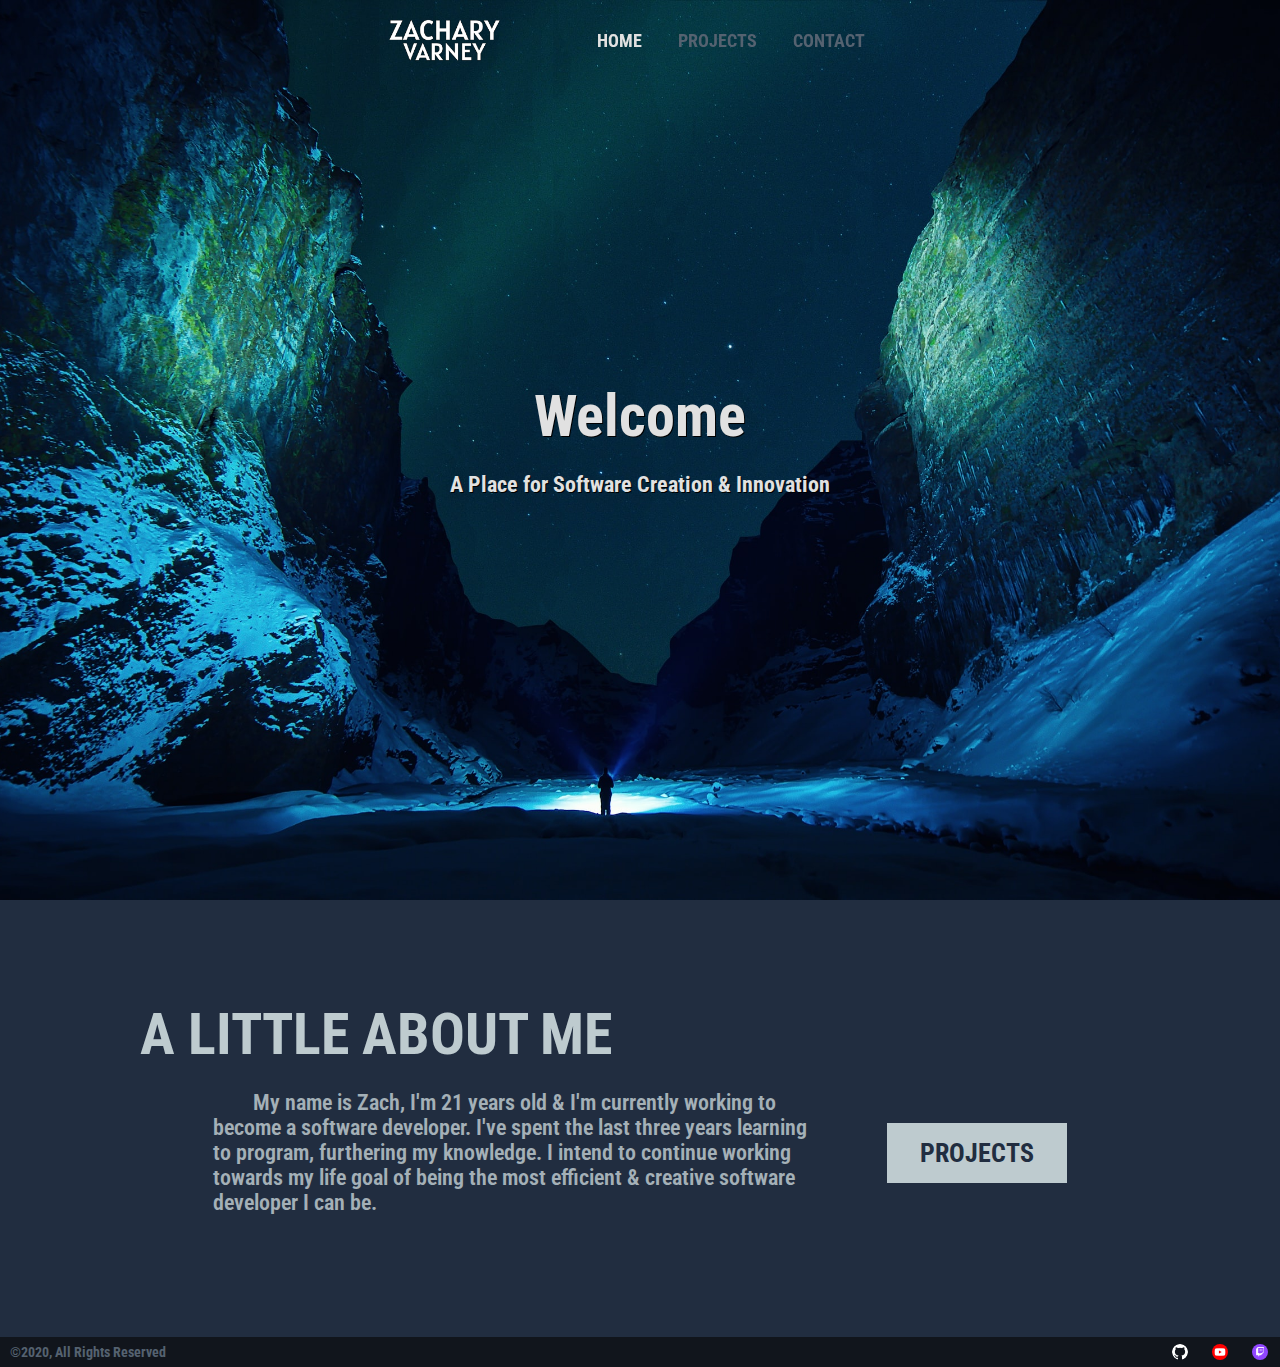
<file: index.html>
<!DOCTYPE html>
<html lang="en">
    <head>
        <meta charset="UTF-8">
        <meta name="viewport" content="width=device-width, initial-scale=1.0">
        <link href="CSS/main.css" type="text/css" rel="stylesheet">

        <title>Zachary Varney - Home</title>
    </head>
    <body>
        <div class="navbar">
            <div class="nav-content-container">
                <a href="https://www.zacharyvarney.com/" class="nav-logo"><img src="images/logo.png" class="nav-logo"></a>

                <div class="nav-button-container">
                    <a href="https://www.zacharyvarney.com/" class="nav-button" id="active">HOME</a>
                    <a href="https://www.zacharyvarney.com/projects" class="nav-button">PROJECTS</a>
                    <a href="https://www.zacharyvarney.com/contact" class="nav-button">CONTACT</a>
                </div>

                <div class="burger-button">
                    <div class="line1"></div>
                    <div class="line2"></div>
                    <div class="line3"></div>
                </div>
            </div>
        </div>

        <div class="content-container">
            <div class="content-wrap">
                <div class="spotlight-container">
                    <img src="images/placeholder.jpg" class="spotlight-image">

                    <div class="spotlight-content-container">
                        <h class="spotlight-header">Welcome</h>

                        <p class="spotlight-text">A Place for Software Creation & Innovation</p>
                    </div>
                </div>

                <div class="info-container">
                    <h class="info-header">A LITTLE ABOUT ME</h>

                    <div class="info-sub-container">
                        <div class="info-text-container">
                            <p class="info-text">
                                My name is Zach, I'm 21 years old & I'm currently working to become a 
                                software developer. I've spent the last three years learning to program, 
                                furthering my knowledge. I intend to continue working towards my life 
                                goal of being the most efficient & creative software developer I can be.
                            </p>
                        </div>
    
                        <a href="https://www.zacharyvarney.com/projects" class="projects-button">PROJECTS</a>
                    </div>
                </div>
            </div>

            <div class="footer">
                <div class="footer-content-container">
                    <p class="footer-text">©2020, All Rights Reserved</p>

                    <div class="social-links-container">
                        <a href="https://github.com/ZacharyVarney" class="social-link" target="_blank"><img src="images/GitHub-Mark-Light-64px.png" class="social-link"></a>
                        <a href="https://www.youtube.com/channel/UCfzdlLlxNF24_bbLh-VgIHA" class="social-link" target="_blank"><img src="images/youtube_social_square_red.png" class="social-link"></a>
                        <a href="https://www.twitch.tv/zacharyvarney" class="social-link" target="_blank"><img src="images/twitch_icon.png" class="social-link"></a>
                    </div>
                </div>
            </div>
        </div>

        <script src="JS/burger-button.js"></script>
        <script src="JS/navbar-scroll.js"></script>
    </body>
</html>
</file>
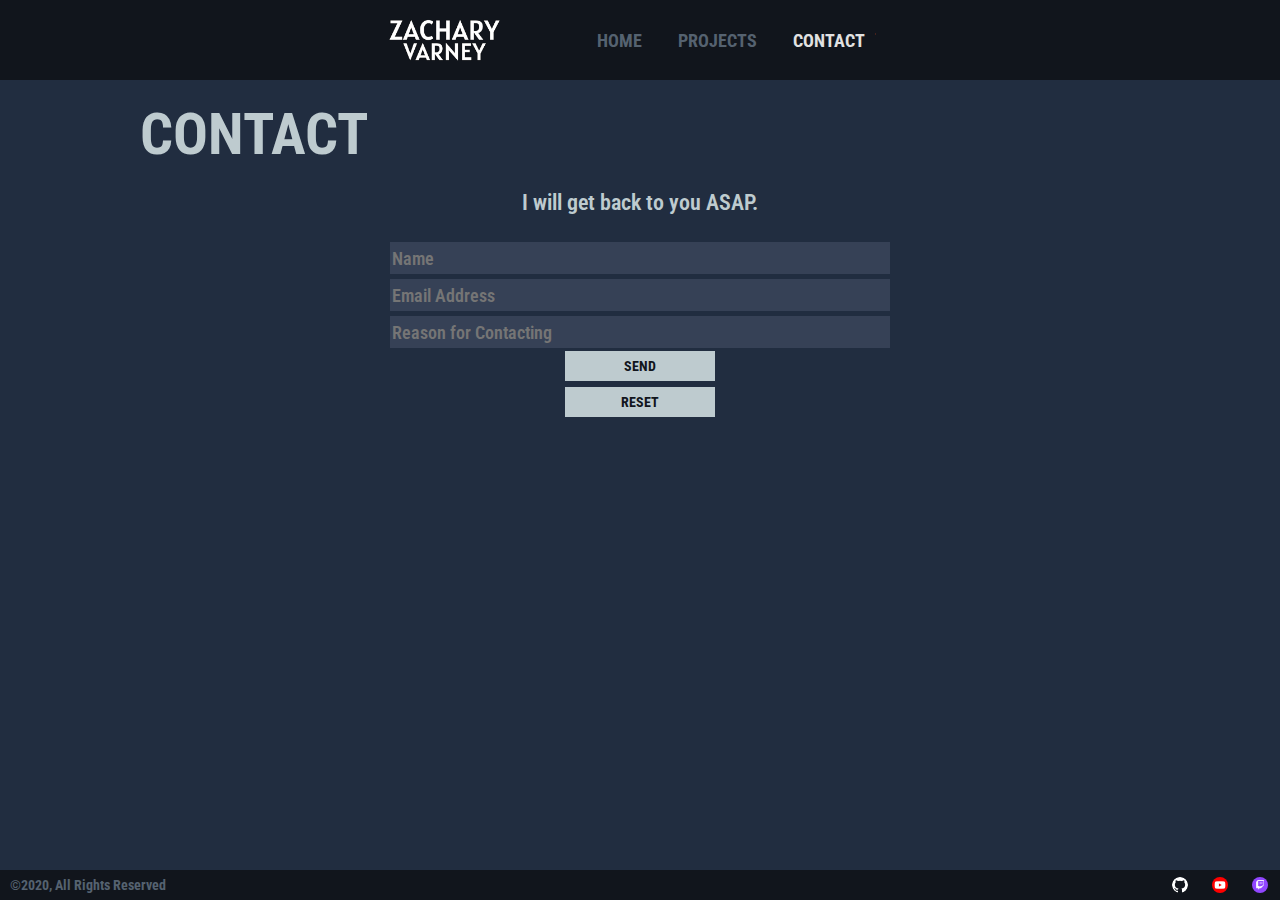
<file: contact.html>
<!DOCTYPE html>
<html lang="en">
    <head>
        <meta charset="UTF-8">
        <meta name="viewport" content="width=device-width, initial-scale=1.0">
        <link href="CSS/contact.css" type="text/css" rel="stylesheet">

        <title>Zachary Varney - Contact</title>
    </head>
    <body>
        <div class="navbar">
            <div class="nav-content-container">
                <a href="https://www.zacharyvarney.com/" class="nav-logo"><img src="images/logo.png" class="nav-logo"></a>

                <div class="nav-button-container">
                    <a href="https://www.zacharyvarney.com/" class="nav-button">HOME</a>
                    <a href="https://www.zacharyvarney.com/projects" class="nav-button">PROJECTS</a>
                    <a href="https://www.zacharyvarney.com/contact" class="nav-button" id="active">CONTACT</a>
                </div>

                <div class="burger-button">
                    <div class="line1"></div>
                    <div class="line2"></div>
                    <div class="line3"></div>
                </div>
            </div>
        </div>

        <div class="content-container">
            <div class="content-wrap">
                <div class="info-container">
                    <h class="info-header">CONTACT</h>

                    <p class="info-text">I will get back to you ASAP.</p>

                    <form class="contact-form" action="mailto:zachary.varney.dev@gmail.com" method="post" enctype="text/plain">
                        <input type="text" name="Name" placeholder="Name" class="contact-text-box">
                        <input type="email" name="Email" placeholder="Email Address" class="contact-text-box">
                        <input type="text" name="Reason" maxlength="75" placeholder="Reason for Contacting" class="contact-text-box">
                        <input type="submit" value="SEND" class="contact-button">
                        <input type="reset" value="RESET" class="contact-button">
                    </form>
                </div>
            </div>

            <div class="footer">
                <div class="footer-content-container">
                    <p class="footer-text">©2020, All Rights Reserved</p>

                    <div class="social-links-container">
                        <a href="https://github.com/ZacharyVarney" class="social-link" target="_blank"><img src="images/GitHub-Mark-Light-64px.png" class="social-link"></a>
                        <a href="https://www.youtube.com/channel/UCfzdlLlxNF24_bbLh-VgIHA" class="social-link" target="_blank"><img src="images/youtube_social_square_red.png" class="social-link"></a>
                        <a href="https://www.twitch.tv/zacharyvarney" class="social-link" target="_blank"><img src="images/twitch_icon.png" class="social-link"></a>
                    </div>
                </div>
            </div>
        </div>

        <script src="JS/burger-button.js"></script>
    </body>
</html>
</file>
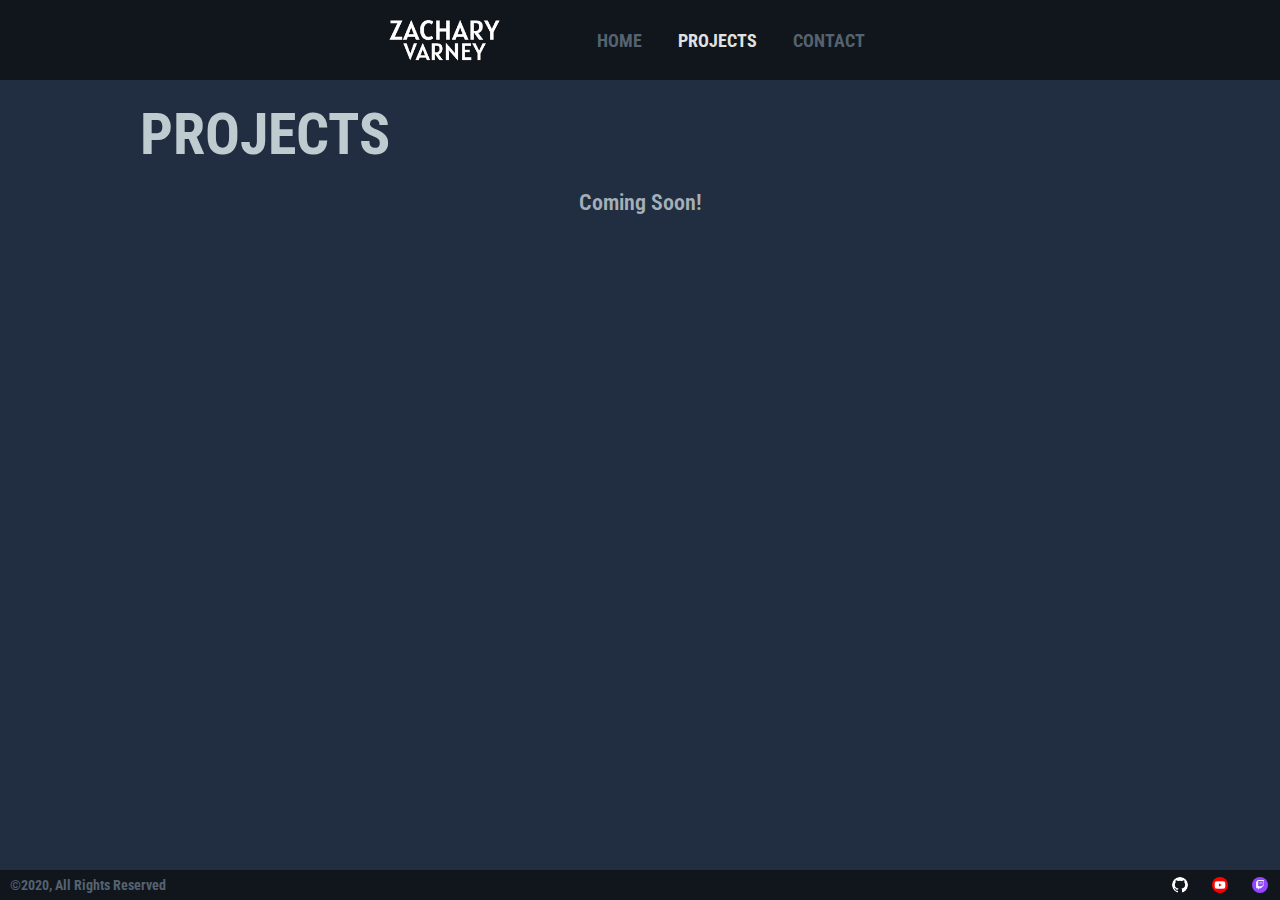
<file: projects.html>
<!DOCTYPE html>
<html lang="en">
    <head>
        <meta charset="UTF-8">
        <meta name="viewport" content="width=device-width, initial-scale=1.0">
        <link href="CSS/projects.css" type="text/css" rel="stylesheet">

        <title>Zachary Varney - Projects</title>
    </head>
    <body>
        <div class="navbar">
            <div class="nav-content-container">
                <a href="https://www.zacharyvarney.com/" class="nav-logo"><img src="images/logo.png" class="nav-logo"></a>

                <div class="nav-button-container">
                    <a href="https://www.zacharyvarney.com/" class="nav-button">HOME</a>
                    <a href="https://www.zacharyvarney.com/projects" class="nav-button" id="active">PROJECTS</a>
                    <a href="https://www.zacharyvarney.com/contact" class="nav-button">CONTACT</a>
                </div>

                <div class="burger-button">
                    <div class="line1"></div>
                    <div class="line2"></div>
                    <div class="line3"></div>
                </div>
            </div>
        </div>

        <div class="content-container">
            <div class="content-wrap">
                <div class="info-container">
                    <h class="info-header">PROJECTS</h>
                    
                    <p class="info-text">Coming Soon!</p>
                </div>
            </div>

            <div class="footer">
                <div class="footer-content-container">
                    <p class="footer-text">©2020, All Rights Reserved</p>

                    <div class="social-links-container">
                        <a href="https://github.com/ZacharyVarney" class="social-link" target="_blank"><img src="images/GitHub-Mark-Light-64px.png" class="social-link"></a>
                        <a href="https://www.youtube.com/channel/UCfzdlLlxNF24_bbLh-VgIHA" class="social-link" target="_blank"><img src="images/youtube_social_square_red.png" class="social-link"></a>
                        <a href="https://www.twitch.tv/zacharyvarney" class="social-link" target="_blank"><img src="images/twitch_icon.png" class="social-link"></a>
                    </div>
                </div>
            </div>
        </div>

        <script src="JS/burger-button.js"></script>
    </body>
</html>
</file>
<file: CSS/main.css>
@import url('https://fonts.googleapis.com/css2?family=Roboto+Condensed:wght@400;700&display=swap');

body {
    margin: 0;
    padding: 0;
    background-color: #212D40;
}

.navbar {
    width: 100%;
    height: 80px;
    top: 0;
    z-index: 1;
    position: fixed;
    transition: all 350ms ease-out;
}

.nav-content-container {
    display: flex;
    align-items: center;
    justify-content: space-around;
    height: 100%;
    width: 50%;
    margin: auto;
}

.nav-logo {
    display: flex;
    align-items: center;
    height: 73%;
}

.nav-button-container {
    display: flex;
    justify-content: space-around;
    align-items: center;
    width: 50%;
    height: 100%;
}

.nav-button {
    padding: 0px 10px;
    font-family: 'Roboto Condensed', sans-serif;
    font-weight: 700;
    font-size: 18px;
    text-decoration: none;
    color: #556270;
}

.nav-button:hover {
    color: #8A96A0;
}

.nav-button#active {
    color: #e1e1e1;
}

.burger-button {
    display: none;
    cursor: pointer;
}

.burger-button div {
    width: 25px;
    height: 3px;
    margin: 5px;
    transition: all 0.3s ease;
    background-color: #e1e1e1;
}

.content-container {
    width: 100%;
    min-height: 100vh;
    position: relative;
}

.content-wrap {
    width: 100%;
    padding-bottom: 30px;
} 

.spotlight-container {
    width: 100%;
    height: 100vh;
    position: relative;
}

.spotlight-image {
    width: 100%;
    height: 100%;
    object-fit: cover;
    pointer-events: none;
    user-select: none;
}

.spotlight-content-container {
    width: 60%;
    text-shadow: 1px 1px black;
    position: absolute;
    top: 50%;
    left: 50%;
    transform: translate(-50%, -50%);
    animation: spotlight-anim 1s ease-in-out;
}

.spotlight-header {
    display: block;
    text-align: center;
    font-size: 58px;
    font-family: 'Roboto Condensed', sans-serif;
    font-weight: 700;
    color: #e1e1e1;
}

.spotlight-text {
    text-align: center;
    padding: 0px 20px;
    font-size: 22px;
    font-family: 'Roboto Condensed', sans-serif;
    font-weight: 700;
    color: #e1e1e1;
}

.info-container {
    width: 1000px;
    margin: 100px auto;
    animation: info-anim 1s ease-in-out;
}

.info-header {
    display: block;
    font-size: 58px;
    font-family: 'Roboto Condensed', sans-serif;
    font-weight: 700;
    color: #BECBCF;
}

.info-sub-container {
    display: flex;
    justify-content: space-around;
    align-items: center;
    flex-wrap: wrap;
}

.info-text-container {
    display: inline-flex;
    width: 60%;
}

.info-text {
    text-indent: 40px;
    font-size: 22px;
    font-family: 'Roboto Condensed', sans-serif;
    font-weight: 600;
    color: #A4B0B7;
}

.projects-button {
    display: inline-flex;
    align-items: center;
    justify-content: center;
    text-decoration: none;
    font-size: 26px;
    font-family: 'Roboto Condensed', sans-serif;
    font-weight: 700;
    width: 180px;
    height: 60px;
    color: #212D40;
    background-color: #BECBCF;
}

.projects-button:hover {
    background-color: #F2FFFF;
}

.footer {
    width: 100%;
    height: 30px;
    bottom: 0;
    position: absolute;
    background-color: #11151C;
}

.footer-content-container {
    display: flex;
    align-items: center;
    width: 100%;
    height: 100%;
}

.footer-text {
    font-family: 'Roboto Condensed', sans-serif;
    font-weight: 700;
    font-size: 14px;
    color: #556270;
    padding: 0px 10px;
}

.social-links-container {
    display: flex;
    right: 0;
    position: absolute;
}

.social-link {
    border-radius: 50%;
    height: 16px;
    padding: 0px 6px;
}

@media only screen and (max-width: 1024px) {
    html, body {
        overflow-x: hidden;
    }

    .navbar {
        height: 125px;
    }

    .nav-content-container {
        display: flex;
        align-items: center;
        justify-content: space-around;
        width: 95%;
    }

    .nav-button-container {
        position: fixed;
        right: 0;
        height: 40vh;
        top: 127px;
        width: 35%;
        flex-direction: column;
        transform: translateX(100%);
        z-index: 1;
        background-color: #11151C;
    }

    .nav-button {
        font-size: 28px;
        opacity: 0.0;
    }

    .burger-button {
        display: block;
    }

    .content-wrap {
        padding-bottom: 80px;
    }

    .spotlight-content-container {
        width: 80%;
    }

    .spotlight-header {
        font-size: 84px;
    }

    .spotlight-text {
        font-size: 32px;
    }

    .info-container {
        width: 80%;
    }

    .info-header {
        font-size: 84px;
        text-align: center;
    }

    .info-sub-container {
        flex-direction: column;
    }

    .info-text-container {
        width: 90%;
    }

    .info-text {
        font-size: 32px;
        text-align: center;
        text-indent: 0px;
    }

    .projects-button {
        font-size: 35px;
        width: 220px;
        height: 80px;
    }

    .footer {
        height: 80px;
    }

    .footer-content-container {
        justify-content: center;
    }

    .footer-text {
        display: none;
    }

    .social-links-container {
        position: static;
    }

    .social-link {
        height: 45px;
        padding: 0px 20px;
    }
}

@media only screen and (max-width: 768px) {
    html, body {
        overflow-x: hidden;
    }

    .navbar {
        height: 70px;
    }

    .nav-content-container {
        display: flex;
        align-items: center;
        justify-content: space-around;
        width: 95%;
    }

    .nav-button-container {
        position: fixed;
        right: 0;
        height: 40vh;
        top: 72px;
        width: 45%;
        flex-direction: column;
        transform: translateX(100%);
        z-index: 1;
        background-color: #11151C;
    }

    .nav-button {
        font-size: 16px;
        opacity: 0.0;
    }

    .burger-button {
        display: block;
    }

    .content-wrap {
        padding-bottom: 45px;
    }

    .spotlight-content-container {
        width: 90%;
    }

    .spotlight-header {
        font-size: 42px;
    }

    .spotlight-text {
        font-size: 20px;
    }

    .info-container {
        width: 90%;
    }

    .info-header {
        font-size: 42px;
        text-align: center;
    }

    .info-sub-container {
        flex-direction: column;
    }

    .info-text-container {
        width: 90%;
    }

    .info-text {
        font-size: 18px;
    }

    .projects-button {
        font-size: 22px;
        width: 150px;
        height: 50px;
    }

    .footer {
        height: 45px;
    }

    .footer-content-container {
        justify-content: center;
    }

    .footer-text {
        display: none;
    }

    .social-links-container {
        position: static;
    }

    .social-link {
        height: 25px;
        padding: 0px 20px;
    }
}

.nav-active {
    transform: translateX(0%) !important;
    transition: transform 0.5s ease-in;
}

.toggle .line1 {
    transform: rotate(-45deg) translate(-5px, 6px);
}

.toggle .line2 {
    opacity: 0.0;
}

.toggle .line3 {
    transform: rotate(45deg) translate(-5px, -6px);
}

@keyframes nav-link-fade {
    from {
        opacity: 0.0;
        transform: translateX(50px);
    }

    to {
        opacity: 1.0;
        transform: translateX(0px);
    }
}

@keyframes spotlight-anim {
    from {
        top: 30%;
        opacity: 0.0;
    }

    to {
        top: 50%;
        opacity: 1.0;
    }
}

@keyframes info-anim {
    from {
        opacity: 0.0;
    }

    to {
        opacity: 1.0;
    }
}

@supports not (-ms-ime-align: auto) {
    .nav-content-container {
        justify-content: space-evenly;
    }

    .nav-button-container {
        justify-content: space-evenly;
    }

    .info-sub-container {
        justify-content: space-evenly;
    }
}
</file>
<file: CSS/contact.css>
@import url('https://fonts.googleapis.com/css2?family=Roboto+Condensed:wght@400;700&display=swap');

body {
    margin: 0;
    padding: 0;
    background-color: #212D40;
}

.navbar {
    width: 100%;
    height: 80px;
    top: 0;
    z-index: 1;
    position: fixed;
    background-color: #11151C;
}

.nav-content-container {
    display: flex;
    align-items: center;
    justify-content: space-around;
    height: 100%;
    width: 50%;
    margin: auto;
}

.nav-logo {
    display: flex;
    align-items: center;
    height: 73%;
}

.nav-button-container {
    display: flex;
    justify-content: space-around;
    align-items: center;
    width: 50%;
    height: 100%;
}

.nav-button {
    padding: 0px 10px;
    font-family: 'Roboto Condensed', sans-serif;
    font-weight: 700;
    font-size: 18px;
    text-decoration: none;
    color: #556270;
}

.nav-button:hover {
    color: #8A96A0;
}

.nav-button#active {
    color: #e1e1e1;
}

.burger-button {
    display: none;
    cursor: pointer;
}

.burger-button div {
    width: 25px;
    height: 3px;
    margin: 5px;
    transition: all 0.3s ease;
    background-color: #e1e1e1;
}

.content-container {
    width: 100%;
    min-height: 100vh;
    position: relative;
}

.content-wrap {
    width: 100%;
    padding-bottom: 30px;
} 

.info-container {
    width: 1000px;
    padding-top: 100px;
    margin: 0px auto 0px auto;
    animation: info-anim 1s ease-in-out;
}

.info-header {
    font-size: 58px;
    font-family: 'Roboto Condensed', sans-serif;
    font-weight: 700;
    color: #BECBCF;
}

.info-text {
    text-align: center;
    font-size: 22px;
    font-family: 'Roboto Condensed', sans-serif;
    font-weight: 600;
    color: #BECBCF;
}

.contact-form {
    display: flex;
    flex-direction: column;
    width: 50%;
    margin: 20px auto;
}

.contact-text-box {
    background-color: #364156;
    outline: none;
    border: 0px;
    font-family: 'Roboto Condensed', sans-serif;
    font-weight: 600;
    font-size: 18px;
    height: 30px;
    margin: 5px 0px 0px 0px;
    color: #A4B0B7;
}

.contact-button {
    width: 30%;
    height: 30px;
    margin: 3px auto;
    background-color: #BECBCF;
    color: #11151C;
    outline: none;
    border: 0px;
    font-family: 'Roboto Condensed', sans-serif;
    font-weight: 700;
    font-size: 14px;
}

.contact-button:hover {
    background-color: #F2FFFF;
}

.footer {
    width: 100%;
    height: 30px;
    bottom: 0;
    position: absolute;
    background-color: #11151C;
}

.footer-content-container {
    display: flex;
    align-items: center;
    width: 100%;
    height: 100%;
}

.footer-text {
    font-family: 'Roboto Condensed', sans-serif;
    font-weight: 700;
    font-size: 14px;
    color: #556270;
    padding: 0px 10px;
}

.social-links-container {
    display: flex;
    right: 0;
    position: absolute;
}

.social-link {
    border-radius: 50%;
    height: 16px;
    padding: 0px 6px;
}

@media only screen and (max-width: 1024px) {
    html, body {
        overflow-x: hidden;
    }

    .navbar {
        height: 125px;
    }

    .nav-content-container {
        display: flex;
        align-items: center;
        justify-content: space-around;
        width: 95%;
    }

    .nav-button-container {
        position: fixed;
        right: 0;
        height: 40vh;
        top: 127px;
        width: 35%;
        flex-direction: column;
        transform: translateX(100%);
        z-index: 1;
        background-color: #11151C;
    }

    .nav-button {
        font-size: 28px;
        opacity: 0.0;
    }

    .burger-button {
        display: block;
    }

    .content-wrap {
        padding-bottom: 80px;
    }

    .info-container {
        width: 80%;
        padding-top: 145px;
    }

    .info-header {
        display: block;
        font-size: 84px;
        text-align: center;
    }

    .info-text {
        font-size: 32px;
    }

    .contact-form {
        width: 100%;
    }

    .contact-text-box {
        font-size: 32px;
        height: 50px;
    }

    .contact-button {
        font-size: 24px;
        height: 50px;
    }

    .footer {
        height: 80px;
    }

    .footer-content-container {
        justify-content: center;
    }

    .footer-text {
        display: none;
    }

    .social-links-container {
        position: static;
    }

    .social-link {
        height: 45px;
        padding: 0px 20px;
    }
}

@media only screen and (max-width: 768px) {
    html, body {
        overflow-x: hidden;
    }

    .navbar {
        height: 70px;
    }

    .nav-content-container {
        display: flex;
        align-items: center;
        justify-content: space-around;
        width: 95%;
    }

    .nav-button-container {
        position: fixed;
        right: 0;
        height: 40vh;
        top: 72px;
        width: 45%;
        flex-direction: column;
        transform: translateX(100%);
        z-index: 1;
        background-color: #11151C;
    }

    .nav-button {
        font-size: 16px;
        opacity: 0.0;
    }

    .burger-button {
        display: block;
    }

    .content-wrap {
        padding-bottom: 45px;
    }

    .info-container {
        width: 90%;
        padding-top: 90px;
    }

    .info-header {
        font-size: 42px;
        text-align: center;
    }

    .info-text {
        font-size: 18px;
    }

    .contact-form {
        width: 100%;
    }

    .contact-text-box {
        font-size: 18px;
        height: 30px;
    }

    .contact-button {
        font-size: 14px;
        height: 30px;
    }

    .footer {
        height: 45px;
    }

    .footer-content-container {
        justify-content: center;
    }

    .footer-text {
        display: none;
    }

    .social-links-container {
        position: static;
    }

    .social-link {
        height: 25px;
        padding: 0px 20px;
    }
}

.nav-active {
    transform: translateX(0%) !important;
    transition: transform 0.5s ease-in;
}

.toggle .line1 {
    transform: rotate(-45deg) translate(-5px, 6px);
}

.toggle .line2 {
    opacity: 0.0;
}

.toggle .line3 {
    transform: rotate(45deg) translate(-5px, -6px);
}

@keyframes nav-link-fade {
    from {
        opacity: 0.0;
        transform: translateX(50px);
    }

    to {
        opacity: 1.0;
        transform: translateX(0px);
    }
}

@keyframes info-anim {
    from {
        opacity: 0.0;
    }

    to {
        opacity: 1.0;
    }
}

@supports not (-ms-ime-align: auto) {
    .nav-content-container {
        justify-content: space-evenly;
    }

    .nav-button-container {
        justify-content: space-evenly;
    }
}
</file>
<file: CSS/projects.css>
@import url('https://fonts.googleapis.com/css2?family=Roboto+Condensed:wght@400;700&display=swap');

body {
    margin: 0;
    padding: 0;
    background-color: #212D40;
}

.navbar {
    width: 100%;
    height: 80px;
    top: 0;
    z-index: 1;
    position: fixed;
    background-color: #11151C;
}

.nav-content-container {
    display: flex;
    align-items: center;
    justify-content: space-around;
    height: 100%;
    width: 50%;
    margin: auto;
}

.nav-logo {
    display: flex;
    align-items: center;
    height: 73%;
}

.nav-button-container {
    display: flex;
    justify-content: space-around;
    align-items: center;
    width: 50%;
    height: 100%;
}

.nav-button {
    padding: 0px 10px;
    font-family: 'Roboto Condensed', sans-serif;
    font-weight: 700;
    font-size: 18px;
    text-decoration: none;
    color: #556270;
}

.nav-button:hover {
    color: #8A96A0;
}

.nav-button#active {
    color: #e1e1e1;
}

.burger-button {
    display: none;
    cursor: pointer;
}

.burger-button div {
    width: 25px;
    height: 3px;
    margin: 5px;
    transition: all 0.3s ease;
    background-color: #e1e1e1;
}

.content-container {
    width: 100%;
    min-height: 100vh;
    position: relative;
}

.content-wrap {
    width: 100%;
    padding-bottom: 30px;
} 

.info-container {
    width: 1000px;
    padding-top: 100px;
    margin: 0px auto 0px auto;
    animation: info-anim 1s ease-in-out;
}

.info-header {
    font-size: 58px;
    font-family: 'Roboto Condensed', sans-serif;
    font-weight: 700;
    color: #BECBCF;
}

.info-text {
    font-family: 'Roboto Condensed', sans-serif;
    font-size: 22px;
    font-weight: 600;
    color: #A4B0B7;
    text-align: center;
}

.footer {
    width: 100%;
    height: 30px;
    bottom: 0;
    position: absolute;
    background-color: #11151C;
}

.footer-content-container {
    display: flex;
    align-items: center;
    width: 100%;
    height: 100%;
}

.footer-text {
    font-family: 'Roboto Condensed', sans-serif;
    font-weight: 700;
    font-size: 14px;
    color: #556270;
    padding: 0px 10px;
}

.social-links-container {
    display: flex;
    right: 0;
    position: absolute;
}

.social-link {
    border-radius: 50%;
    height: 16px;
    padding: 0px 6px;
}

@media only screen and (max-width: 1024px) {
    html, body {
        overflow-x: hidden;
    }

    .navbar {
        height: 125px;
    }

    .nav-content-container {
        display: flex;
        align-items: center;
        justify-content: space-around;
        width: 95%;
    }

    .nav-button-container {
        position: fixed;
        right: 0;
        height: 40vh;
        top: 127px;
        width: 35%;
        flex-direction: column;
        transform: translateX(100%);
        z-index: 1;
        background-color: #11151C;
    }

    .nav-button {
        font-size: 28px;
        opacity: 0.0;
    }

    .burger-button {
        display: block;
    }

    .content-wrap {
        padding-bottom: 80px;
    }

    .info-container {
        width: 80%;
        padding-top: 145px;
    }

    .info-header {
        display: block;
        font-size: 84px;
        text-align: center;
    }

    .info-text {
        font-size: 32px;
    }

    .footer {
        height: 80px;
    }

    .footer-content-container {
        justify-content: center;
    }

    .footer-text {
        display: none;
    }

    .social-links-container {
        position: static;
    }

    .social-link {
        height: 45px;
        padding: 0px 20px;
    }
}

@media only screen and (max-width: 768px) {
    html, body {
        overflow-x: hidden;
    }

    .navbar {
        height: 70px;
    }

    .nav-content-container {
        display: flex;
        align-items: center;
        justify-content: space-around;
        width: 95%;
    }

    .nav-button-container {
        position: fixed;
        right: 0;
        height: 40vh;
        top: 72px;
        width: 45%;
        flex-direction: column;
        transform: translateX(100%);
        z-index: 1;
        background-color: #11151C;
    }

    .nav-button {
        font-size: 16px;
        opacity: 0.0;
    }

    .burger-button {
        display: block;
    }

    .content-wrap {
        padding-bottom: 45px;
    }

    .info-container {
        width: 90%;
        padding-top: 90px;
    }

    .info-header {
        font-size: 42px;
        text-align: center;
    }

    .info-text {
        font-size: 18px;
    }

    .footer {
        height: 45px;
    }

    .footer-content-container {
        justify-content: center;
    }

    .footer-text {
        display: none;
    }

    .social-links-container {
        position: static;
    }

    .social-link {
        height: 25px;
        padding: 0px 20px;
    }
}

.nav-active {
    transform: translateX(0%) !important;
    transition: transform 0.5s ease-in;
}

.toggle .line1 {
    transform: rotate(-45deg) translate(-5px, 6px);
}

.toggle .line2 {
    opacity: 0.0;
}

.toggle .line3 {
    transform: rotate(45deg) translate(-5px, -6px);
}

@keyframes nav-link-fade {
    from {
        opacity: 0.0;
        transform: translateX(50px);
    }

    to {
        opacity: 1.0;
        transform: translateX(0px);
    }
}

@keyframes info-anim {
    from {
        opacity: 0.0;
    }

    to {
        opacity: 1.0;
    }
}

@supports not (-ms-ime-align: auto) {
    .nav-content-container {
        justify-content: space-evenly;
    }

    .nav-button-container {
        justify-content: space-evenly;
    }
}
</file>
